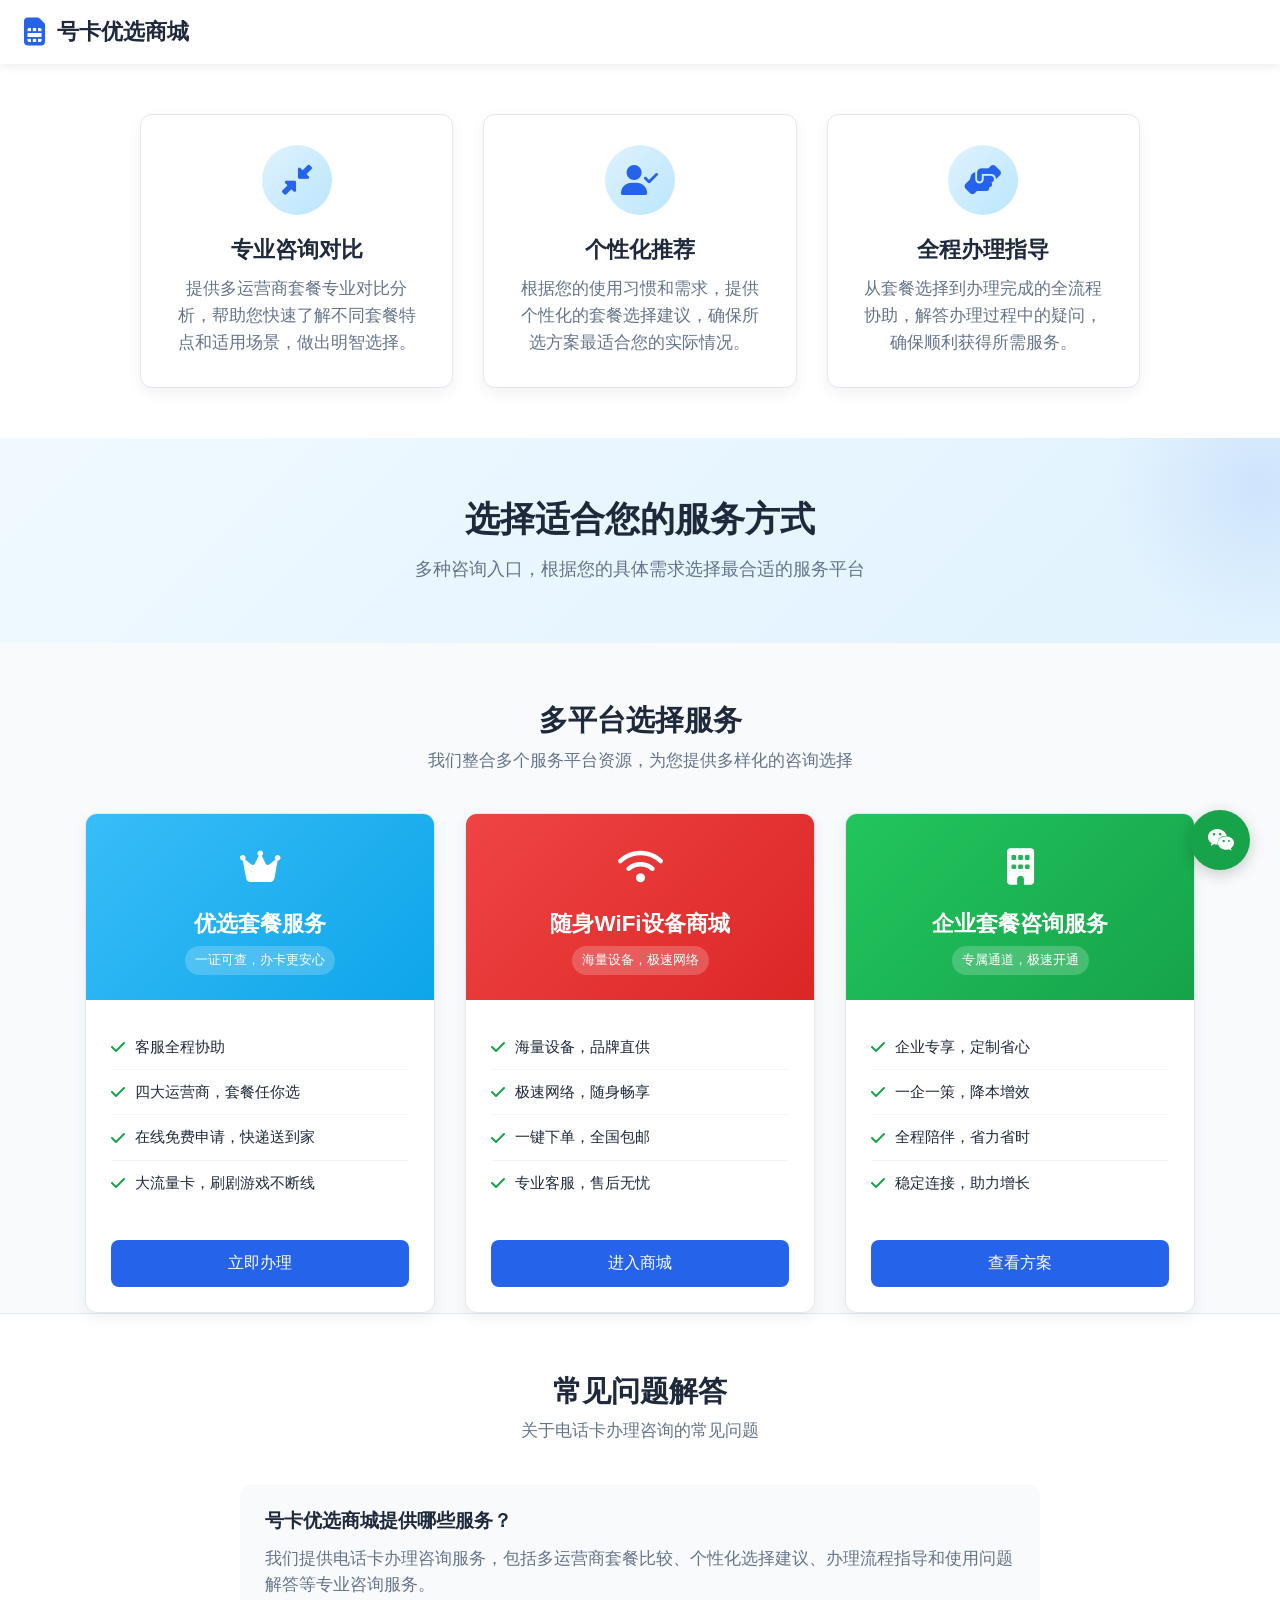
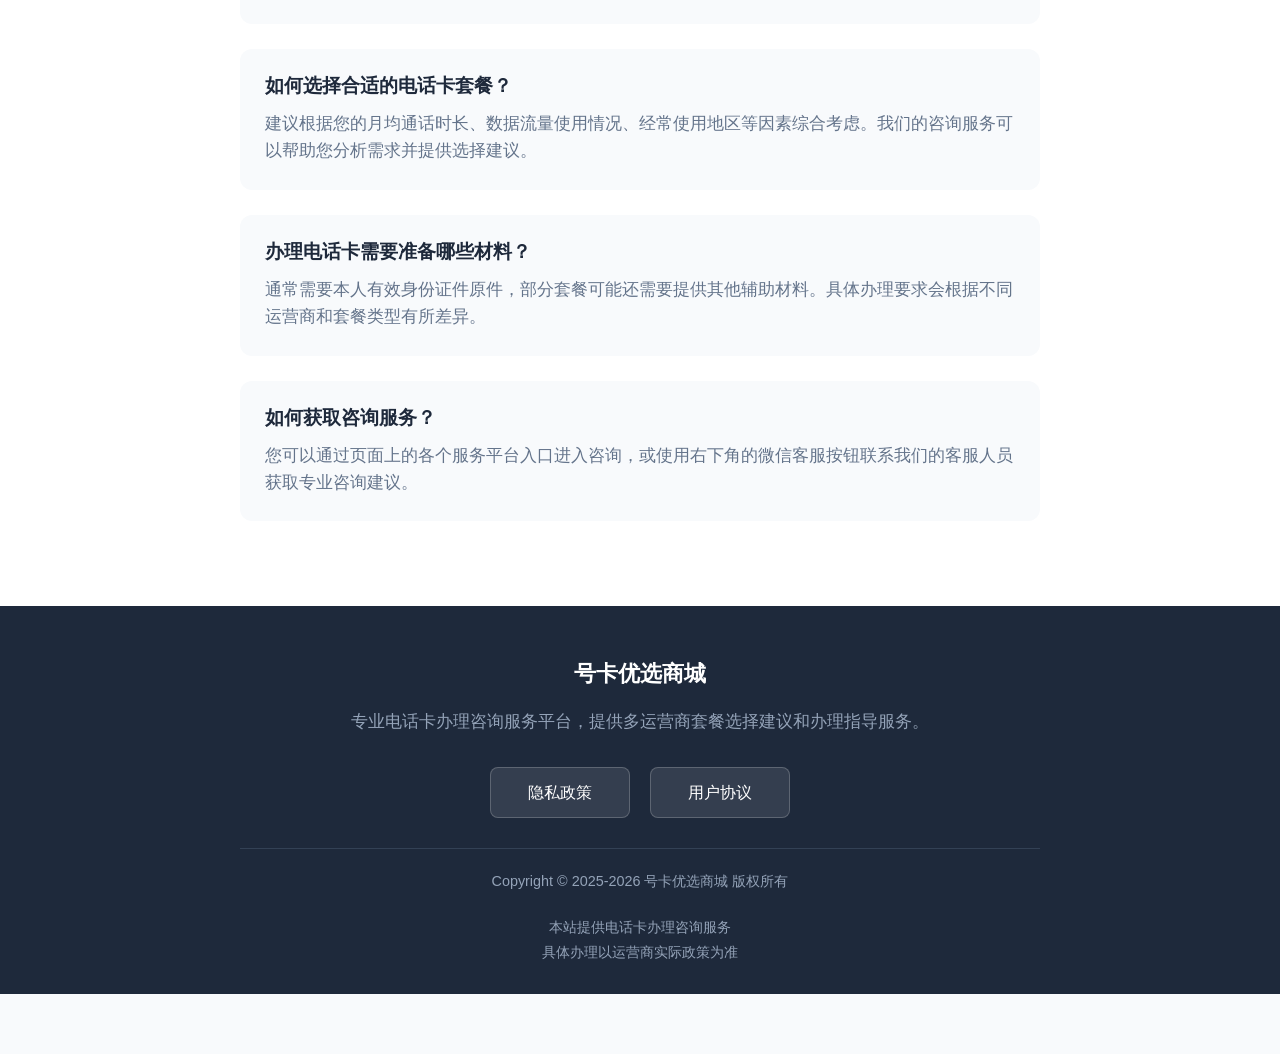
<file: index.html>
<!DOCTYPE html>
<html lang="zh-CN">
<head>
    <meta charset="UTF-8">
    <meta name="viewport" content="width=device-width, initial-scale=1.0, maximum-scale=5.0, user-scalable=yes">
    <!-- SEO优化：合规Meta描述（已精简） -->
    <meta name="description" content="号卡优选商城，专业电话卡办理咨询平台，提供多运营商套餐对比与选择建议。">
    <!-- SEO优化：合规关键词（已精简） -->
    <meta name="keywords" content="电话卡办理咨询,号卡优选商城">
    <meta name="author" content="号卡优选商城">
    <!-- SEO优化：合规页面标题（已精简） -->
    <title>号卡优选商城 | 多运营商套餐对比咨询</title>
    
    <!-- 百度站长平台验证 -->
    <meta name="baidu-site-verification" content="codeva-TlqkfusQqO" />
    
    <!-- 规范化URL -->
    <link rel="canonical" href="https://haoka.quanxin365.cn/">
    
    <!-- Open Graph 标签（用于QQ/微信分享卡片） -->
    <meta property="og:title" content="号卡优选商城 | 多运营商套餐对比咨询">
    <meta property="og:description" content="专业电话卡办理咨询平台，提供多运营商套餐对比与选择建议。">
    <meta property="og:url" content="https://haoka.quanxin365.cn/">
    <meta property="og:type" content="website">
    <!-- 如果有分享图片，可添加以下标签 -->
    <!-- <meta property="og:image" content="https://haoka.quanxin365.cn/images/og-image.jpg"> -->
    
    <!-- 性能优化：DNS预连接 -->
    <link rel="dns-prefetch" href="//cdnjs.cloudflare.com">
    <link rel="dns-prefetch" href="//hm.baidu.com">
    <!-- 性能优化：预加载关键资源 -->
    <link rel="preload" href="https://cdnjs.cloudflare.com/ajax/libs/font-awesome/6.4.0/css/all.min.css" as="style" crossorigin="anonymous">
    <link rel="preload" href="css/style.css" as="style">
    
    <!-- 外部CSS文件 -->
    <link rel="stylesheet" href="https://cdnjs.cloudflare.com/ajax/libs/font-awesome/6.4.0/css/all.min.css" 
          integrity="sha512-iecdLmaskl7CVkqkXNQ/ZH/XLlvWZOJyj7Yy7tcenmpD1ypASozpmT/E0iPtmFIB46ZmdtAc9eNBvH0H/ZpiBw==" 
          crossorigin="anonymous" referrerpolicy="no-referrer">
    <link rel="stylesheet" href="css/style.css">
    
    <!-- SEO优化：合规结构化数据（全部改为 .cn） -->
    <script type="application/ld+json">
    {
        "@context": "https://schema.org",
        "@type": "Service",
        "name": "号卡优选商城",
        "description": "专业电话卡办理咨询服务，多运营商套餐比较和选择建议",
        "url": "https://haoka.quanxin365.cn",
        "provider": {
            "@type": "Organization",
            "name": "号卡优选商城",
            "url": "https://haoka.quanxin365.cn"
        },
        "areaServed": {
            "@type": "Country",
            "name": "中国"
        },
        "serviceType": "电信服务咨询",
        "availableChannel": {
            "@type": "ServiceChannel",
            "serviceUrl": "https://haoka.quanxin365.cn"
        },
        "offers": {
            "@type": "Offer",
            "description": "电话卡办理咨询服务"
        }
    }
    </script>
    
    <!-- FAQ结构化数据 -->
    <script type="application/ld+json">
    {
        "@context": "https://schema.org",
        "@type": "FAQPage",
        "mainEntity": [
            {
                "@type": "Question",
                "name": "号卡优选商城提供哪些服务？",
                "acceptedAnswer": {
                    "@type": "Answer",
                    "text": "我们提供电话卡办理咨询服务，包括多运营商套餐比较、个性化选择建议、办理流程指导和使用问题解答等专业咨询服务。"
                }
            },
            {
                "@type": "Question",
                "name": "如何选择合适的电话卡套餐？",
                "acceptedAnswer": {
                    "@type": "Answer",
                    "text": "建议根据您的月均通话时长、数据流量使用情况、经常使用地区等因素综合考虑。我们的咨询服务可以帮助您分析需求并提供选择建议。"
                }
            },
            {
                "@type": "Question",
                "name": "办理电话卡需要准备哪些材料？",
                "acceptedAnswer": {
                    "@type": "Answer",
                    "text": "通常需要本人有效身份证件原件，部分套餐可能还需要提供其他辅助材料。具体办理要求会根据不同运营商和套餐类型有所差异。"
                }
            },
            {
                "@type": "Question",
                "name": "如何获取咨询服务？",
                "acceptedAnswer": {
                    "@type": "Answer",
                    "text": "您可以通过页面上的各个服务平台入口进入咨询，或使用右下角的微信客服按钮联系我们的客服人员获取专业咨询建议。"
                }
            }
        ]
    }
    </script>
</head>
<body>
    <!-- 结构化数据 -->
    <script type="application/ld+json">
    {
        "@context": "https://schema.org",
        "@type": "WebSite",
        "name": "号卡优选商城",
        "description": "专业电话卡办理咨询服务，多运营商套餐选择建议",
        "url": "https://haoka.quanxin365.cn",
        "potentialAction": {
            "@type": "SearchAction",
            "target": "https://haoka.quanxin365.cn/search?q={search_term_string}",
            "query-input": "required name=search_term_string"
        }
    }
    </script>

    <!-- 头部 -->
    <header role="banner">
        <div class="container">
            <div class="header-content">
                <div class="logo">
                    <i class="fas fa-sim-card" aria-hidden="true"></i>
                    <h1><a href="https://haoka.quanxin365.cn" style="text-decoration: none; color: inherit;">号卡优选商城</a></h1>
                </div>
            </div>
        </div>
    </header>

    <!-- 核心价值卡片区域 -->
    <section class="value-cards" aria-labelledby="value-cards-heading">
        <div class="container">
            <h2 id="value-cards-heading" class="sr-only">我们的核心价值</h2>
            <div class="value-cards-grid">
                <div class="value-card">
                    <div class="value-icon" aria-hidden="true">
                        <i class="fas fa-compress-alt"></i>
                    </div>
                    <h3>专业咨询对比</h3>
                    <p>提供多运营商套餐专业对比分析，帮助您快速了解不同套餐特点和适用场景，做出明智选择。</p>
                </div>
                
                <div class="value-card">
                    <div class="value-icon" aria-hidden="true">
                        <i class="fas fa-user-check"></i>
                    </div>
                    <h3>个性化推荐</h3>
                    <p>根据您的使用习惯和需求，提供个性化的套餐选择建议，确保所选方案最适合您的实际情况。</p>
                </div>
                
                <div class="value-card">
                    <div class="value-icon" aria-hidden="true">
                        <i class="fas fa-hands-helping"></i>
                    </div>
                    <h3>全程办理指导</h3>
                    <p>从套餐选择到办理完成的全流程协助，解答办理过程中的疑问，确保顺利获得所需服务。</p>
                </div>
            </div>
        </div>
    </section>

    <!-- 英雄区域 -->
    <section class="hero" aria-labelledby="hero-heading">
        <div class="container">
            <h2 id="hero-heading" class="fade-in">选择适合您的服务方式</h2>
            <p class="fade-in">多种咨询入口，根据您的具体需求选择最合适的服务平台</p>
        </div>
    </section>

    <!-- 平台选择区域 -->
    <main class="platforms-section" aria-labelledby="platforms-heading">
        <div class="container">
            <div class="section-title">
                <h2 id="platforms-heading" class="fade-in">多平台选择服务</h2>
                <p class="fade-in">我们整合多个服务平台资源，为您提供多样化的咨询选择</p>
            </div>
            
            <div class="platforms-grid" id="platformsContainer" role="region" aria-label="服务平台列表">
                <!-- 内容由JavaScript动态加载 -->
            </div>
        </div>
    </section>

    <!-- FAQ常见问题 -->
    <section class="faq-section" aria-labelledby="faq-heading">
        <div class="container">
            <div class="section-title">
                <h2 id="faq-heading">常见问题解答</h2>
                <p>关于电话卡办理咨询的常见问题</p>
            </div>
            
            <div class="faq-container">
                <div class="faq-item">
                    <h3>号卡优选商城提供哪些服务？</h3>
                    <p>我们提供电话卡办理咨询服务，包括多运营商套餐比较、个性化选择建议、办理流程指导和使用问题解答等专业咨询服务。</p>
                </div>
                
                <div class="faq-item">
                    <h3>如何选择合适的电话卡套餐？</h3>
                    <p>建议根据您的月均通话时长、数据流量使用情况、经常使用地区等因素综合考虑。我们的咨询服务可以帮助您分析需求并提供选择建议。</p>
                </div>
                
                <div class="faq-item">
                    <h3>办理电话卡需要准备哪些材料？</h3>
                    <p>通常需要本人有效身份证件原件，部分套餐可能还需要提供其他辅助材料。具体办理要求会根据不同运营商和套餐类型有所差异。</p>
                </div>
                
                <div class="faq-item">
                    <h3>如何获取咨询服务？</h3>
                    <p>您可以通过页面上的各个服务平台入口进入咨询，或使用右下角的微信客服按钮联系我们的客服人员获取专业咨询建议。</p>
                </div>
            </div>
        </div>
    </section>

    <!-- 客服浮动按钮 -->
    <div class="wechat-float" role="complementary" aria-label="微信客服">
        <button class="wechat-btn" id="wechatFloat" aria-label="联系微信客服">
            <i class="fab fa-weixin" aria-hidden="true"></i>
            <span class="sr-only">微信客服</span>
        </button>
    </div>

    <!-- 页脚 -->
    <footer role="contentinfo">
        <div class="container">
            <div class="footer-content">
                <div class="footer-section">
                    <h3>号卡优选商城</h3>
                    <p>专业电话卡办理咨询服务平台，提供多运营商套餐选择建议和办理指导服务。</p>
                </div>
                
                <div class="policy-buttons">
                    <a href="#" class="policy-btn" id="privacyBtn" aria-label="查看隐私政策">隐私政策</a>
                    <a href="#" class="policy-btn" id="agreementBtn" aria-label="查看用户协议">用户协议</a>
                </div>
                
                <div class="copyright">
                    <p>Copyright &copy; 2025-2026 号卡优选商城 版权所有</p>
                </div>
                
                <div class="disclaimer">
                    <p>本站提供电话卡办理咨询服务</p>
                    <p>具体办理以运营商实际政策为准</p>
                </div>
            </div>
        </div>
    </footer>

    <!-- 微信客服模态框 -->
    <div class="modal" id="wechatModal" aria-hidden="true" aria-labelledby="wechatModalTitle" aria-modal="false" role="dialog">
        <div class="modal-content">
            <h3 id="wechatModalTitle">联系客服</h3>
            
            <!-- 微信号展示 -->
            <div class="wechat-id-display">
                <span class="wechat-id-label">微信号：</span>
                <div class="wechat-id" id="displayWechatId">1002473305</div>
                <div class="copy-status" id="copyStatus"></div>
            </div>
            
            <!-- 二维码区域 -->
            <div class="qrcode-section">
                <div class="qrcode-container">
                    <img src="images/wechat-qrcode.jpg" 
                         alt="号卡优选商城客服微信二维码" 
                         class="qrcode-image"
                         id="wechatQrcode"
                         onerror="this.onerror=null; this.src=''; this.style.display='none'; document.getElementById('qrcodeFallback').style.display='block';">
                    <div class="qrcode-fallback" id="qrcodeFallback" style="display: none;">
                        <p>二维码加载失败，请手动复制微信号添加</p>
                    </div>
                </div>
                <p class="qrcode-tip">📱 长按保存二维码或扫码添加</p>
            </div>
            
            <!-- 核心操作按钮 -->
            <div class="action-buttons">
                <button class="modal-btn modal-btn-primary" id="copyWechatBtn" aria-label="复制微信号">
                    <i class="fas fa-copy"></i> 复制微信号
                </button>
                <button class="modal-btn modal-btn-success" id="openWechatBtn" aria-label="打开微信">
                    <i class="fab fa-weixin"></i> 打开微信
                </button>
                <button class="modal-btn modal-btn-secondary" id="closeWechatModal" aria-label="关闭对话框">
                    <i class="fas fa-times"></i> 关闭
                </button>
            </div>
            
            <!-- 智能指引区域 -->
            <div class="smart-guidance">
                <div class="guidance-header">
                    <h4><i class="fas fa-lightbulb"></i> 智能添加指引</h4>
                    <button class="toggle-guidance" id="toggleGuidance" aria-label="切换指引显示">
                        <i class="fas fa-chevron-down"></i>
                    </button>
                </div>
                
                <div class="guidance-content" id="guidanceContent">
                    <!-- 环境智能提示 -->
                    <div class="environment-hint" id="environmentHint"></div>
                    
                    <!-- 核心步骤 -->
                    <div class="core-steps">
                        <h5>✅ 三步完成添加：</h5>
                        <ol class="steps-list">
                            <li>点击上方 <strong>"复制微信号"</strong></li>
                            <li>点击上方 <strong>"打开微信"</strong></li>
                            <li>在微信中 <strong>"搜索添加"</strong></li>
                        </ol>
                    </div>
                    
                    <!-- 详细指引 -->
                    <div class="detailed-guidance">
                        <div class="guidance-tab" id="guidanceTab">
                            <button class="tab-btn active" data-tab="common">通用步骤</button>
                            <button class="tab-btn" data-tab="wechat">微信内用户</button>
                            <button class="tab-btn" data-tab="ios">iPhone用户</button>
                            <button class="tab-btn" data-tab="android">安卓用户</button>
                        </div>
                        
                        <div class="tab-content active" id="commonTab">
                            <p>1. 点击"复制微信号"按钮</p>
                            <p>2. 点击"打开微信"按钮（将尝试唤醒微信）</p>
                            <p>3. 在微信中点击右上角"+" → "添加朋友"</p>
                            <p>4. 粘贴微信号搜索并添加</p>
                        </div>
                        
                        <div class="tab-content" id="wechatTab">
                            <p>✅ 您已在微信内，操作最简便：</p>
                            <p>1. 长按上方二维码识别添加</p>
                            <p>2. 或复制微信号直接搜索添加</p>
                        </div>
                        
                        <div class="tab-content" id="iosTab">
                            <p>📱 iPhone用户：</p>
                            <p>1. 复制微信号后点击"打开微信"</p>
                            <p>2. 系统会自动跳转到微信应用</p>
                            <p>3. 在微信中搜索添加即可</p>
                        </div>
                        
                        <div class="tab-content" id="androidTab">
                            <p>📱 安卓用户：</p>
                            <p>1. 复制微信号后点击"打开微信"</p>
                            <p>2. 等待1-2秒检测是否跳转成功</p>
                            <p>3. 如未自动跳转，请手动打开微信</p>
                        </div>
                    </div>
                </div>
            </div>
            
            <!-- 提示信息 -->
            <div class="tips-section">
                <div class="tip-item">
                    <i class="fas fa-clock"></i>
                    <span>客服在线：9:00-21:00</span>
                </div>
                <div class="tip-item">
                    <i class="fas fa-user-check"></i>
                    <span>添加请备注"号卡咨询"</span>
                </div>
            </div>
        </div>
    </div>

    <!-- 隐私政策模态框 -->
    <div class="modal" id="privacyModal" aria-hidden="true" aria-labelledby="privacyModalTitle" aria-modal="false" role="dialog">
        <div class="modal-content">
            <h3 id="privacyModalTitle">隐私政策</h3>
            
            <h4>1. 信息收集范围</h4>
            <p>当您使用我们的咨询服务时，我们可能会收集以下信息：</p>
            <ul>
                <li>您需主动提供办理需求（如套餐需求等）</li>
                <li>咨询过程中提供的套餐偏好信息（包括月租、归属地等）</li>
            </ul>
            
            <h4>2. 信息使用方式</h4>
            <p>我们仅将收集的信息用于以下目的：</p>
            <ul>
                <li>为您提供电话卡办理咨询服务</li>
                <li>优化网站功能和用户自身体验</li>
            </ul>
            
            <h4>3. 信息保护</h4>
            <p>我们采取合理的技术和管理措施保护您的个人信息安全，防止未经授权的访问、使用或泄露。</p>
            
            <h4>4. 用户权利</h4>
            <p>您有权随时要求查看、修改或删除我们持有的您的个人信息。如需行使这些权利，请通过客服微信联系我们。</p>
            
            <h4>5. 政策更新</h4>
            <p>我们可能会不时更新本隐私政策。更新后的政策将在本页面公布，请定期查看。</p>
            
            <div class="modal-buttons">
                <button class="modal-btn modal-btn-primary" id="closePrivacyModal" aria-label="同意并关闭隐私政策">我同意</button>
            </div>
        </div>
    </div>

    <!-- 用户协议模态框 -->
    <div class="modal" id="agreementModal" aria-hidden="true" aria-labelledby="agreementModalTitle" aria-modal="false" role="dialog">
        <div class="modal-content">
            <h3 id="agreementModalTitle">用户协议</h3>
            
            <h4>1. 服务说明</h4>
            <p>号卡优选商城是一家专业的电话卡办理咨询服务平台。我们提供多运营商套餐比较、选择建议和办理指导等咨询服务，不直接销售电话卡产品。</p>
            
            <h4>2. 服务内容</h4>
            <p>我们的服务包括：</p>
            <ul>
                <li>个性化套餐选择建议</li>
                <li>办理流程指导和协助</li>
                <li>使用过程中的问题解答</li>
                <li>多运营商套餐信息咨询和对比</li>
            </ul>
            
            <h4>3. 用户义务</h4>
            <p>在使用我们的服务时，您同意：</p>
            <ul>
                <li>提供真实、准确的咨询信息</li>
                <li>遵守相关法律法规和平台使用规范</li>
                <li>不利用我们的服务从事任何违法活动</li>
            </ul>
            
            <h4>4. 免责声明</h4>
            <p>我们提供的是咨询服务，具体办理结果受运营商政策、地区限制等因素影响。我们不对运营商的最终审批结果承担保证责任。</p>
            
            <h4>5. 服务变更</h4>
            <p>我们保留随时修改、暂停或终止部分或全部服务的权利，恕不另行通知。</p>
            
            <div class="modal-buttons">
                <button class="modal-btn modal-btn-primary" id="closeAgreementModal" aria-label="同意并关闭用户协议">我同意</button>
            </div>
        </div>
    </div>

    <!-- 外部JavaScript文件 -->
    <script src="js/main.js" defer></script>
    
    <!-- 百度统计代码 -->
    <script>
        var _hmt = _hmt || [];
        (function() {
            var hm = document.createElement("script");
            hm.src = "https://hm.baidu.com/hm.js?afa89d5bacf2e6dea9cc04e75dc93ec2";
            var s = document.getElementsByTagName("script")[0]; 
            s.parentNode.insertBefore(hm, s);
        })();
    </script>
    
    <!-- 加载状态提示（无JavaScript时显示） -->
    <noscript>
        <style>
            .platforms-grid::before {
                content: "请启用JavaScript以正常显示服务列表";
                display: block;
                text-align: center;
                padding: 40px;
                background: #f8f9fa;
                border-radius: 8px;
                color: #666;
                margin: 20px 0;
            }
            
            .wechat-float {
                display: none;
            }
        </style>
    </noscript>
</body>
</html>
</file>
<file: css/style.css>
/* ==================== 全局样式 ==================== */
* {
    margin: 0;
    padding: 0;
    box-sizing: border-box;
    font-family: 'Segoe UI', 'Microsoft YaHei', sans-serif;
}

:root {
    --primary: #2563eb;
    --primary-dark: #1d4ed8;
    --secondary: #475569;
    --accent: #dc2626;
    --light: #f8fafc;
    --dark: #1e293b;
    --gray: #64748b;
    --success: #16a34a;
    --success-dark: #15803d;
    --border: #e2e8f0;
    --tech-blue: #0ea5e9;
    --tech-purple: #8b5cf6;
    --radius: 12px;
    --shadow: 0 5px 15px rgba(0, 0, 0, 0.06);
    --shadow-hover: 0 15px 30px rgba(0, 0, 0, 0.1);
    --warning: #f59e0b;
    /* 卡片颜色变量 - 按照顺序1,2,3 */
    --type1-blue: #38bdf8;      /* 天空蓝 - type-1 */
    --type1-blue-dark: #0ea5e9;
    --type2-red: #ef4444;       /* 红色 - type-2 (WiFi设备) */
    --type2-red-dark: #dc2626;
    --type3-green: #22c55e;     /* 绿色 - type-3 (企业服务) */
    --type3-green-dark: #16a34a;
}

html {
    font-size: 16px;
    scroll-behavior: smooth;
}

body {
    background-color: #f8fafc;
    color: var(--dark);
    line-height: 1.6;
    overflow-x: hidden;
    min-height: 100vh;
    display: flex;
    flex-direction: column;
}

.container {
    width: 100%;
    max-width: 1400px;
    margin: 0 auto;
    padding: 0 clamp(16px, 3vw, 24px);
}

/* ==================== 骨架屏样式 ==================== */
.skeleton {
    background: linear-gradient(90deg, #f0f0f0 25%, #e0e0e0 50%, #f0f0f0 75%);
    background-size: 200% 100%;
    animation: loading 1.5s ease-in-out infinite;
    border-radius: 8px;
}

@keyframes loading {
    0% { background-position: 200% 0; }
    100% { background-position: -200% 0; }
}

.skeleton-header {
    height: 120px;
    margin-bottom: 15px;
}

.skeleton-text {
    height: 16px;
    margin-bottom: 10px;
}

.skeleton-text.short {
    width: 60%;
}

.skeleton-button {
    height: 44px;
    margin-top: 10px;
}

/* ==================== 头部样式 ==================== */
header {
    background: white;
    padding: clamp(12px, 2vw, 18px) 0;
    box-shadow: 0 2px 10px rgba(0, 0, 0, 0.08);
    position: sticky;
    top: 0;
    z-index: 100;
    width: 100%;
}

.header-content {
    display: flex;
    justify-content: space-between;
    align-items: center;
    flex-wrap: wrap;
    gap: 16px;
}

.logo {
    display: flex;
    align-items: center;
    gap: 12px;
    flex-shrink: 0;
}

.logo i {
    font-size: clamp(24px, 2.5vw, 28px);
    color: var(--primary);
}

.logo h1 {
    font-size: clamp(18px, 2vw, 22px);
    font-weight: 600;
    color: var(--dark);
    line-height: 1.2;
}

.header-right {
    display: flex;
    align-items: center;
    flex-shrink: 0;
}

/* ==================== 核心价值卡片区域 ==================== */
.value-cards {
    padding: clamp(30px, 6vw, 50px) 0;
    background: white;
}

.value-cards-grid {
    display: grid;
    grid-template-columns: repeat(auto-fit, minmax(min(100%, 300px), 1fr));
    gap: clamp(20px, 3vw, 30px);
    max-width: 1000px;
    margin: 0 auto;
}

.value-card {
    background: white;
    border-radius: var(--radius);
    padding: clamp(24px, 3vw, 30px);
    text-align: center;
    border: 1px solid var(--border);
    transition: all 0.3s ease;
    box-shadow: var(--shadow);
    display: flex;
    flex-direction: column;
    align-items: center;
}

.value-card:hover {
    transform: translateY(-5px);
    box-shadow: var(--shadow-hover);
}

.value-card:active {
    transform: translateY(-2px);
}

.value-icon {
    width: 70px;
    height: 70px;
    background: linear-gradient(135deg, #e0f2fe, #bae6fd);
    border-radius: 50%;
    display: flex;
    align-items: center;
    justify-content: center;
    margin-bottom: 20px;
}

.value-icon i {
    font-size: 30px;
    color: var(--primary);
}

.value-card h3 {
    font-size: clamp(1.2rem, 1.8vw, 1.4rem);
    color: var(--dark);
    margin-bottom: 12px;
    font-weight: 600;
    line-height: 1.3;
}

.value-card p {
    color: var(--gray);
    font-size: clamp(0.95rem, 1.5vw, 1.05rem);
    line-height: 1.6;
}

/* ==================== 英雄区域 ==================== */
.hero {
    padding: clamp(40px, 8vw, 60px) 0;
    text-align: center;
    background: linear-gradient(135deg, #f0f9ff, #e0f2fe);
    position: relative;
    overflow: hidden;
}

.hero::before {
    content: '';
    position: absolute;
    top: -50%;
    right: -10%;
    width: min(300px, 40vw);
    height: min(300px, 40vw);
    background: radial-gradient(circle, rgba(37, 99, 235, 0.1) 0%, rgba(37, 99, 235, 0) 70%);
    border-radius: 50%;
}

.hero h2 {
    font-size: clamp(1.8rem, 4vw, 2.2rem);
    margin-bottom: clamp(12px, 2vw, 15px);
    color: var(--dark);
    font-weight: 700;
    line-height: 1.2;
}

.hero p {
    font-size: clamp(1rem, 2vw, 1.1rem);
    color: var(--gray);
    max-width: min(700px, 90vw);
    margin: 0 auto;
    line-height: 1.6;
}

/* ==================== 平台选择区域 ==================== */
.platforms-section {
    padding: clamp(40px, 8vw, 60px) 0;
    position: relative;
}

.section-title {
    text-align: center;
    margin-bottom: clamp(30px, 6vw, 40px);
}

.section-title h2 {
    font-size: clamp(1.6rem, 3vw, 1.8rem);
    color: var(--dark);
    margin-bottom: clamp(8px, 1.5vw, 10px);
    font-weight: 700;
    line-height: 1.2;
}

.section-title p {
    color: var(--gray);
    font-size: clamp(1rem, 1.8vw, 1.05rem);
    max-width: min(700px, 90vw);
    margin: 0 auto;
    line-height: 1.5;
}

/* 关键修改：自适应居中的平台网格布局 */
.platforms-grid {
    display: grid;
    justify-content: center;  /* 网格整体水平居中 */
    justify-items: center;    /* 每个卡片内容居中 */
    gap: clamp(20px, 3vw, 30px);
    min-height: 500px;
    position: relative;
}

/* 桌面端：3个卡片并排居中 */
@media (min-width: 1024px) {
    .platforms-grid {
        grid-template-columns: repeat(3, minmax(320px, 350px)); /* 固定宽度3列 */
        max-width: 1200px;
        margin: 0 auto;
    }
}

/* 平板端（大平板）：3个卡片并排，但稍微小一点 */
@media (min-width: 768px) and (max-width: 1023px) {
    .platforms-grid {
        grid-template-columns: repeat(3, minmax(280px, 320px));
        max-width: 1100px;
        margin: 0 auto;
    }
}

/* 平板端（小平板）：2个卡片并排居中 */
@media (min-width: 640px) and (max-width: 767px) {
    .platforms-grid {
        grid-template-columns: repeat(2, minmax(280px, 320px));
        max-width: 700px;
        margin: 0 auto;
    }
}

/* 手机端：1个卡片居中 */
@media (max-width: 639px) {
    .platforms-grid {
        grid-template-columns: 1fr;
        max-width: 350px;
        margin: 0 auto;
    }
}

.platform-card {
    background: white;
    border-radius: var(--radius);
    overflow: hidden;
    box-shadow: var(--shadow);
    transition: all 0.3s ease;
    border: 1px solid var(--border);
    display: flex;
    flex-direction: column;
    height: 100%;
    width: 100%;
    max-width: 350px; /* 限制卡片最大宽度 */
    opacity: 0;
    transform: translateY(20px);
}

.platform-card.loaded {
    opacity: 1;
    transform: translateY(0);
    transition: transform 0.3s ease, box-shadow 0.3s ease, opacity 0.3s ease;
}

.platform-card:hover {
    transform: translateY(-8px) scale(1.02);
    box-shadow: var(--shadow-hover);
}

.platform-card:active {
    transform: translateY(-4px) scale(1.01);
}

.platform-header {
    padding: clamp(20px, 3vw, 25px);
    color: white;
    text-align: center;
}

/* ==================== 关键修复：卡片颜色对应type-1,2,3 ==================== */

/* type-1: 天空蓝 - 优选套餐服务 */
.platform-header.type-1 {
    background: linear-gradient(135deg, var(--type1-blue), var(--type1-blue-dark));
}

/* type-2: 红色 - 随身WiFi设备商城 */
.platform-header.type-2 {
    background: linear-gradient(135deg, var(--type2-red), var(--type2-red-dark));
}

/* type-3: 绿色 - 企业套餐咨询服务 */
.platform-header.type-3 {
    background: linear-gradient(135deg, var(--type3-green), var(--type3-green-dark));
}

/* 删除所有其他type样式 - 只保留上面三个 */

.platform-icon {
    font-size: clamp(32px, 4vw, 36px);
    margin-bottom: clamp(12px, 2vw, 15px);
}

.platform-header h3 {
    font-size: clamp(1.3rem, 2vw, 1.4rem);
    font-weight: 600;
    line-height: 1.2;
    margin-bottom: 4px;
}

.platform-tag {
    display: inline-block;
    background: rgba(255, 255, 255, 0.2);
    padding: 4px 10px;
    border-radius: 20px;
    font-size: 0.8rem;
    margin-top: 4px;
}

.platform-body {
    padding: clamp(20px, 3vw, 25px);
    flex-grow: 1;
    display: flex;
    flex-direction: column;
}

.platform-features {
    list-style: none;
    margin-bottom: clamp(20px, 3vw, 25px);
    flex-grow: 1;
}

.platform-features li {
    padding: clamp(8px, 1.5vw, 10px) 0;
    display: flex;
    align-items: center;
    border-bottom: 1px solid #f1f5f9;
    font-size: clamp(0.9rem, 1.5vw, 0.95rem);
}

.platform-features li:last-child {
    border-bottom: none;
}

.platform-features i {
    color: var(--success);
    margin-right: 10px;
    font-size: clamp(14px, 1.5vw, 16px);
    flex-shrink: 0;
}

.platform-button {
    display: block;
    text-align: center;
    background: var(--primary);
    color: white;
    padding: clamp(10px, 2vw, 12px);
    border-radius: 8px;
    text-decoration: none;
    font-weight: 500;
    transition: all 0.3s ease;
    border: none;
    cursor: pointer;
    font-size: clamp(0.95rem, 1.5vw, 1rem);
    min-height: 44px;
    height: auto;
    display: inline-flex;
    align-items: center;
    justify-content: center;
    position: relative;
    overflow: hidden;
    text-align: center;
    line-height: 1.4;
    padding: 12px 24px;
}

.platform-button:hover {
    background: var(--primary-dark);
}

.platform-button:active {
    transform: translateY(1px);
}

.platform-button:focus-visible {
    outline: 2px solid var(--primary);
    outline-offset: 2px;
}

/* ==================== FAQ区域 ==================== */
.faq-section {
    background: white;
    padding: clamp(40px, 8vw, 60px) 0;
    border-top: 1px solid var(--border);
}

.faq-container {
    max-width: min(800px, 90vw);
    margin: 0 auto;
}

.faq-item {
    margin-bottom: clamp(20px, 3vw, 25px);
    background: var(--light);
    border-radius: var(--radius);
    padding: clamp(20px, 3vw, 25px);
    transition: all 0.3s ease;
}

.faq-item:hover {
    box-shadow: var(--shadow);
}

.faq-item h3 {
    font-size: clamp(1.1rem, 1.8vw, 1.2rem);
    color: var(--dark);
    margin-bottom: clamp(10px, 2vw, 12px);
    font-weight: 600;
    line-height: 1.3;
}

.faq-item p {
    color: var(--gray);
    line-height: 1.6;
    font-size: clamp(0.95rem, 1.5vw, 1.05rem);
}

/* ==================== 客服浮动按钮 ==================== */
.wechat-float {
    position: fixed;
    bottom: clamp(20px, 4vw, 30px);
    right: clamp(20px, 4vw, 30px);
    z-index: 1000;
}

.wechat-btn {
    width: clamp(56px, 6vw, 60px);
    height: clamp(56px, 6vw, 60px);
    background: var(--success);
    color: white;
    border-radius: 50%;
    display: flex;
    align-items: center;
    justify-content: center;
    font-size: clamp(22px, 2.5vw, 24px);
    box-shadow: 0 4px 15px rgba(0, 0, 0, 0.2);
    cursor: pointer;
    transition: all 0.3s ease;
    border: none;
    min-height: 44px;
    position: relative;
    overflow: hidden;
    min-width: 56px;
    min-height: 56px;
    touch-action: manipulation;
}

.wechat-btn:hover {
    transform: scale(1.1);
    background: var(--success-dark);
}

.wechat-btn:active {
    transform: scale(0.95);
}

/* ==================== 页脚 ==================== */
footer {
    background: var(--dark);
    color: white;
    padding: clamp(40px, 6vw, 50px) 0 clamp(20px, 4vw, 30px);
    text-align: center;
    margin-top: auto;
    width: 100%;
}

.footer-content {
    max-width: 800px;
    margin: 0 auto;
}

.footer-section {
    margin-bottom: clamp(20px, 4vw, 30px);
}

.footer-section h3 {
    font-size: clamp(1.2rem, 2vw, 1.4rem);
    margin-bottom: clamp(12px, 2vw, 16px);
    font-weight: 600;
    color: white;
}

.footer-section p {
    color: #94a3b8;
    line-height: 1.7;
    font-size: clamp(0.95rem, 1.5vw, 1.05rem);
    margin-bottom: clamp(12px, 2vw, 16px);
}

.policy-buttons {
    display: flex;
    justify-content: center;
    gap: 20px;
    margin: 25px 0;
    flex-wrap: wrap;
}

.policy-btn {
    background: rgba(255, 255, 255, 0.1);
    color: white;
    border: 1px solid rgba(255, 255, 255, 0.2);
    padding: 12px 24px;
    border-radius: 8px;
    text-decoration: none;
    font-weight: 500;
    transition: all 0.3s ease;
    min-width: 140px;
    text-align: center;
    display: inline-block;
}

.policy-btn:hover {
    background: rgba(255, 255, 255, 0.2);
    transform: translateY(-2px);
}

.policy-btn:active {
    transform: translateY(0);
}

.copyright {
    font-size: clamp(0.85rem, 1.5vw, 0.9rem);
    color: #94a3b8;
    padding-top: clamp(15px, 3vw, 20px);
    margin-top: clamp(20px, 4vw, 30px);
    line-height: 1.8;
    border-top: 1px solid #334155;
}

.copyright p {
    margin-bottom: 12px;
}

.copyright p:last-child {
    margin-bottom: 0;
}

.disclaimer {
    color: #94a3b8;
    font-size: clamp(0.85rem, 1.5vw, 0.9rem);
    line-height: 1.7;
    max-width: 600px;
    margin: 20px auto 0;
}

/* ==================== 响应式设计 ==================== */

/* 超大屏幕 (1440px+) */
@media (min-width: 1440px) {
    .container {
        max-width: 1400px;
    }
    
    .hero h2 {
        font-size: 2.5rem;
    }
}

/* 大屏幕 (1200px-1439px) */
@media (min-width: 1200px) and (max-width: 1439px) {
    .platforms-grid {
        grid-template-columns: repeat(3, minmax(320px, 350px));
    }
}

/* 中等屏幕 (1024px-1199px) */
@media (min-width: 1024px) and (max-width: 1199px) {
    .platforms-grid {
        grid-template-columns: repeat(3, minmax(300px, 330px));
        gap: 25px;
    }
    
    .container {
        padding: 0 20px;
    }
}

/* 平板竖屏 (768px-1023px) */
@media (min-width: 768px) and (max-width: 1023px) {
    .platforms-grid {
        grid-template-columns: repeat(3, minmax(280px, 320px));
        gap: 20px;
    }
    
    .header-content {
        flex-direction: row;
        justify-content: space-between;
    }
}

/* 大手机 (640px-767px) */
@media (min-width: 640px) and (max-width: 767px) {
    .platforms-grid {
        grid-template-columns: repeat(2, minmax(280px, 320px));
        gap: 20px;
    }
    
    .header-content {
        flex-direction: column;
        text-align: center;
    }
    
    .header-right {
        width: 100%;
        justify-content: center;
        margin-top: 10px;
    }
    
    .policy-buttons {
        gap: 15px;
    }
}

/* 小手机 (480px-639px) */
@media (min-width: 480px) and (max-width: 639px) {
    .platforms-grid {
        grid-template-columns: 1fr;
        max-width: 350px;
    }
    
    .hero h2 {
        font-size: 1.6rem;
    }
    
    .hero p {
        font-size: 1.05rem;
    }
    
    .section-title h2 {
        font-size: 1.5rem;
    }
}

/* 超小手机 (< 480px) */
@media (max-width: 479px) {
    .container {
        padding: 0 16px;
    }
    
    .platforms-grid {
        grid-template-columns: 1fr;
        gap: 16px;
        max-width: 320px;
    }
    
    .hero h2 {
        font-size: 1.5rem;
        line-height: 1.3;
    }
    
    .hero p {
        font-size: 1rem;
        line-height: 1.5;
    }
    
    .section-title h2 {
        font-size: 1.4rem;
    }
    
    .platform-header {
        padding: 18px 16px;
    }
    
    .platform-body {
        padding: 18px 16px;
    }
    
    .wechat-float {
        bottom: 16px;
        right: 16px;
    }
    
    .policy-buttons {
        flex-direction: column;
        align-items: center;
        gap: 10px;
    }
    
    .policy-btn {
        width: 100%;
        max-width: 280px;
    }
}

/* 超小屏幕 (< 375px) */
@media (max-width: 374px) {
    .hero h2 {
        font-size: 1.4rem;
    }
    
    .logo h1 {
        font-size: 1.1rem;
    }
    
    .platform-header h3 {
        font-size: 1.2rem;
    }
    
    .platform-features li {
        font-size: 0.9rem;
    }
    
    .value-card h3 {
        font-size: 1.2rem;
    }
    
    .value-card p {
        font-size: 0.9rem;
    }
}

/* ==================== 模态框样式 ==================== */
.modal {
    display: none;
    position: fixed;
    top: 0;
    left: 0;
    width: 100%;
    height: 100%;
    background-color: rgba(0, 0, 0, 0.5);
    z-index: 2000;
    align-items: center;
    justify-content: center;
    padding: 16px;
}

.modal-content {
    background: white;
    padding: clamp(20px, 4vw, 30px);
    border-radius: var(--radius);
    max-width: min(500px, 90vw);
    width: 100%;
    max-height: 80vh;
    overflow-y: auto;
    text-align: left;
    box-shadow: 0 10px 30px rgba(0, 0, 0, 0.2);
    animation: modalSlideIn 0.3s ease;
}

@keyframes modalSlideIn {
    from {
        opacity: 0;
        transform: translateY(-20px);
    }
    to {
        opacity: 1;
        transform: translateY(0);
    }
}

.modal h3 {
    margin-bottom: clamp(12px, 2vw, 15px);
    color: var(--dark);
    font-size: clamp(1.2rem, 2vw, 1.4rem);
    text-align: center;
}

.modal h4 {
    margin: 20px 0 10px;
    color: var(--dark);
    font-size: 1.1rem;
}

.modal p {
    margin-bottom: clamp(16px, 3vw, 20px);
    color: var(--gray);
    line-height: 1.6;
    font-size: clamp(0.95rem, 1.5vw, 1.05rem);
}

.modal ul {
    padding-left: 20px;
    margin-bottom: 20px;
    color: var(--gray);
}

.modal li {
    margin-bottom: 8px;
    line-height: 1.5;
}

/* 微信模态框专属样式 */
.wechat-id-display {
    margin: 20px 0;
    padding: 15px;
    background: linear-gradient(135deg, #f0f9ff, #e0f2fe);
    border-radius: var(--radius);
    border: 1px solid var(--border);
    text-align: center;
}

.wechat-id-label {
    font-weight: 600;
    color: var(--dark);
    display: block;
    margin-bottom: 8px;
    font-size: 1.1rem;
}

.wechat-id {
    font-size: clamp(1.2rem, 2.5vw, 1.4rem);
    font-weight: 600;
    color: var(--primary);
    background: white;
    padding: clamp(10px, 2vw, 12px);
    border-radius: 6px;
    margin: 10px 0;
    display: inline-block;
    word-break: break-all;
    text-align: center;
    width: 100%;
    border: 2px dashed var(--primary);
    position: relative;
    transition: all 0.3s ease;
}

.wechat-id.copied {
    border-color: var(--success);
    background: #f0fdf4;
    color: var(--success);
}

.copy-status {
    font-size: 0.9rem;
    color: var(--success);
    height: 20px;
    margin-top: 5px;
    transition: all 0.3s ease;
}

.copy-status::before {
    content: '✓';
    margin-right: 5px;
}

.qrcode-section {
    margin: 25px 0;
    text-align: center;
}

.qrcode-container {
    margin: 0 auto 15px;
    padding: 15px;
    background: white;
    border-radius: var(--radius);
    border: 1px solid var(--border);
    display: inline-block;
    max-width: 250px;
}

.qrcode-image {
    width: 200px;
    height: 200px;
    object-fit: contain;
    border-radius: 8px;
    background: #f8f9fa;
    padding: 10px;
    border: 1px solid #e9ecef;
}

.qrcode-fallback {
    padding: 20px;
    background: linear-gradient(135deg, #fef3c7, #fde68a);
    border-radius: 8px;
    color: #92400e;
    font-size: 0.95rem;
    border: 1px dashed #f59e0b;
    text-align: center;
}

.qrcode-tip {
    font-size: 0.9rem;
    color: var(--gray);
    margin-top: 10px;
}

.action-buttons {
    display: flex;
    gap: 10px;
    justify-content: center;
    margin: 25px 0;
    flex-wrap: wrap;
}

.modal-btn {
    padding: clamp(10px, 2vw, 12px) clamp(16px, 2.5vw, 20px);
    border-radius: 6px;
    border: none;
    cursor: pointer;
    font-weight: 500;
    transition: all 0.3s ease;
    min-height: 44px;
    height: auto;
    flex: 1;
    min-width: 120px;
    position: relative;
    overflow: hidden;
    display: inline-flex;
    align-items: center;
    justify-content: center;
    gap: 8px;
    font-size: clamp(0.95rem, 1.5vw, 1rem);
    text-align: center;
    line-height: 1.4;
}

.modal-btn i {
    font-size: 1.1em;
}

.modal-btn-primary {
    background: var(--primary);
    color: white;
}

.modal-btn-primary:hover {
    background: var(--primary-dark);
}

.modal-btn-success {
    background: var(--success);
    color: white;
}

.modal-btn-success:hover {
    background: var(--success-dark);
}

.modal-btn-secondary {
    background: #e2e8f0;
    color: var(--dark);
}

.modal-btn-secondary:hover {
    background: #cbd5e1;
}

.modal-btn:active {
    transform: translateY(1px);
}

.modal-btn:focus-visible {
    outline: 2px solid var(--primary);
    outline-offset: 2px;
}

.modal-btn.processing {
    background: #9ca3af;
    cursor: not-allowed;
}

.modal-btn.processing::after {
    content: '';
    display: inline-block;
    width: 12px;
    height: 12px;
    border: 2px solid rgba(255, 255, 255, 0.3);
    border-radius: 50%;
    border-top-color: white;
    animation: spin 1s linear infinite;
    margin-left: 8px;
}

@keyframes spin {
    to { transform: rotate(360deg); }
}

/* 智能指引区域 */
.smart-guidance {
    margin: 25px 0;
    background: #f8fafc;
    border-radius: var(--radius);
    border: 1px solid var(--border);
    overflow: hidden;
}

.guidance-header {
    display: flex;
    justify-content: space-between;
    align-items: center;
    padding: 15px 20px;
    background: #f1f5f9;
    border-bottom: 1px solid var(--border);
}

.guidance-header h4 {
    margin: 0;
    font-size: 1.1rem;
    color: var(--dark);
    display: flex;
    align-items: center;
    gap: 8px;
}

.guidance-header h4 i {
    color: var(--primary);
}

.toggle-guidance {
    background: none;
    border: none;
    color: var(--gray);
    cursor: pointer;
    font-size: 1.2rem;
    transition: transform 0.3s ease;
    padding: 5px;
}

.toggle-guidance:hover {
    color: var(--dark);
}

.toggle-guidance.active {
    transform: rotate(180deg);
}

.guidance-content {
    padding: 20px;
}

.environment-hint {
    background: #fef3c7;
    border: 1px solid #fde68a;
    color: #92400e;
    padding: 12px 16px;
    border-radius: 6px;
    margin-bottom: 20px;
    display: flex;
    align-items: center;
    gap: 10px;
    font-size: 0.95rem;
}

.environment-hint i {
    color: #f59e0b;
    font-size: 1.2em;
}

.core-steps {
    margin-bottom: 20px;
}

.core-steps h5 {
    margin: 0 0 15px 0;
    font-size: 1rem;
    color: var(--dark);
}

.steps-list {
    list-style: none;
    padding: 0;
    margin: 0;
}

.steps-list li {
    padding: 10px 0;
    border-bottom: 1px solid #f1f5f9;
    font-size: 0.95rem;
    color: var(--gray);
    display: flex;
    align-items: center;
}

.steps-list li:last-child {
    border-bottom: none;
}

.steps-list li::before {
    content: counter(step);
    counter-increment: step;
    background: var(--primary);
    color: white;
    width: 24px;
    height: 24px;
    border-radius: 50%;
    display: flex;
    align-items: center;
    justify-content: center;
    margin-right: 12px;
    font-size: 0.9rem;
    font-weight: 600;
}

.steps-list {
    counter-reset: step;
}

.detailed-guidance {
    margin-top: 20px;
    border-top: 1px solid var(--border);
    padding-top: 20px;
}

.guidance-tab {
    display: flex;
    gap: 5px;
    margin-bottom: 15px;
    flex-wrap: wrap;
}

.tab-btn {
    padding: 8px 12px;
    background: #e2e8f0;
    border: none;
    border-radius: 4px;
    font-size: 0.85rem;
    color: var(--gray);
    cursor: pointer;
    transition: all 0.3s ease;
}

.tab-btn:hover {
    background: #cbd5e1;
    color: var(--dark);
}

.tab-btn.active {
    background: var(--primary);
    color: white;
}

.tab-content {
    display: none;
    padding: 15px;
    background: white;
    border-radius: 6px;
    border: 1px solid var(--border);
    font-size: 0.9rem;
    color: var(--gray);
}

.tab-content.active {
    display: block;
}

.tab-content p {
    margin: 8px 0;
    line-height: 1.5;
}

.tips-section {
    display: flex;
    justify-content: space-around;
    gap: 15px;
    margin-top: 20px;
    padding-top: 20px;
    border-top: 1px solid var(--border);
    flex-wrap: wrap;
}

.tip-item {
    display: flex;
    align-items: center;
    gap: 8px;
    font-size: 0.85rem;
    color: var(--gray);
}

.tip-item i {
    color: var(--success);
}

/* Toast提示样式 */
.toast {
    position: fixed;
    top: 20px;
    right: 20px;
    background: rgba(0, 0, 0, 0.85);
    color: white;
    padding: 12px 20px;
    border-radius: 6px;
    z-index: 3000;
    font-size: 14px;
    animation: toastSlideIn 0.3s ease forwards;
    max-width: 300px;
    box-shadow: 0 4px 12px rgba(0, 0, 0, 0.15);
    display: flex;
    align-items: center;
    gap: 10px;
}

.toast i {
    font-size: 1.2em;
}

.toast-success {
    background: linear-gradient(135deg, #16a34a, #15803d);
}

.toast-error {
    background: linear-gradient(135deg, #dc2626, #b91c1c);
}

.toast-info {
    background: linear-gradient(135deg, #2563eb, #1d4ed8);
}

.toast-warning {
    background: linear-gradient(135deg, #f59e0b, #d97706);
}

@keyframes toastSlideIn {
    from {
        opacity: 0;
        transform: translateX(100%);
    }
    to {
        opacity: 1;
        transform: translateX(0);
    }
}

@keyframes toastFadeOut {
    from {
        opacity: 1;
        transform: translateX(0);
    }
    to {
        opacity: 0;
        transform: translateX(100%);
    }
}

/* 模态框在小屏幕上的优化 */
@media (max-width: 640px) {
    .modal-content {
        padding: 20px 16px;
        max-height: 85vh;
    }
    
    .action-buttons {
        flex-direction: column;
    }
    
    .modal-btn {
        width: 100%;
    }
}

/* ==================== 无障碍优化 ==================== */
.sr-only {
    position: absolute;
    width: 1px;
    height: 1px;
    padding: 0;
    margin: -1px;
    overflow: hidden;
    clip: rect(0, 0, 0, 0);
    white-space: nowrap;
    border: 0;
}

/* 焦点样式 */
a:focus-visible, 
button:focus-visible, 
.platform-button:focus-visible, 
.modal-btn:focus-visible, 
.policy-btn:focus-visible,
.wechat-btn:focus-visible {
    outline: 2px solid var(--primary);
    outline-offset: 2px;
}

/* 减少动画偏好 */
@media (prefers-reduced-motion: reduce) {
    *,
    *::before,
    *::after {
        animation-duration: 0.01ms !important;
        animation-iteration-count: 1 !important;
        transition-duration: 0.01ms !important;
    }
    
    .platform-card,
    .value-card,
    .modal-content {
        transition: none !important;
    }
    
    .modal-content {
        animation: none !important;
    }
}

/* 高对比度模式支持 */
@media (prefers-contrast: high) {
    .platform-header,
    .platform-button,
    .wechat-btn,
    .modal-btn-primary,
    .friend-link a {
        border: 2px solid currentColor;
    }
    
    .platform-features i {
        filter: brightness(0.8);
    }
}

/* 黑暗模式支持 */
@media (prefers-color-scheme: dark) {
    body {
        background-color: #1a1a1a;
        color: #e0e0e0;
    }
    
    .value-card,
    .platform-card,
    .faq-item,
    .modal-content {
        background-color: #2d2d2d;
        border-color: #404040;
    }
    
    .hero {
        background: linear-gradient(135deg, #1a3a5f, #0f2a4a);
    }
    
    .platform-header h3,
    .value-card h3,
    .faq-item h3,
    .modal h3,
    .modal h4 {
        color: #ffffff;
    }
    
    .value-card p,
    .platform-features li,
    .faq-item p,
    .modal p,
    .modal li {
        color: #b0b0b0;
    }
    
    .modal-btn-secondary {
        background-color: #404040;
        color: #e0e0e0;
    }
    
    .wechat-id-display {
        background: linear-gradient(135deg, #1a3a5f, #0f2a4a);
        border-color: #404040;
    }
    
    .wechat-id {
        background-color: #2d2d2d;
        border-color: var(--primary);
    }
    
    .smart-guidance {
        background-color: #2d2d2d;
        border-color: #404040;
    }
    
    .guidance-header {
        background-color: #404040;
    }
    
    .tab-content {
        background-color: #2d2d2d;
        border-color: #404040;
    }
    
    .environment-hint {
        background-color: #332701;
        border-color: #665002;
        color: #ffd54f;
    }
    
    .qrcode-container {
        background-color: #2d2d2d;
        border-color: #404040;
    }
}
</file>
